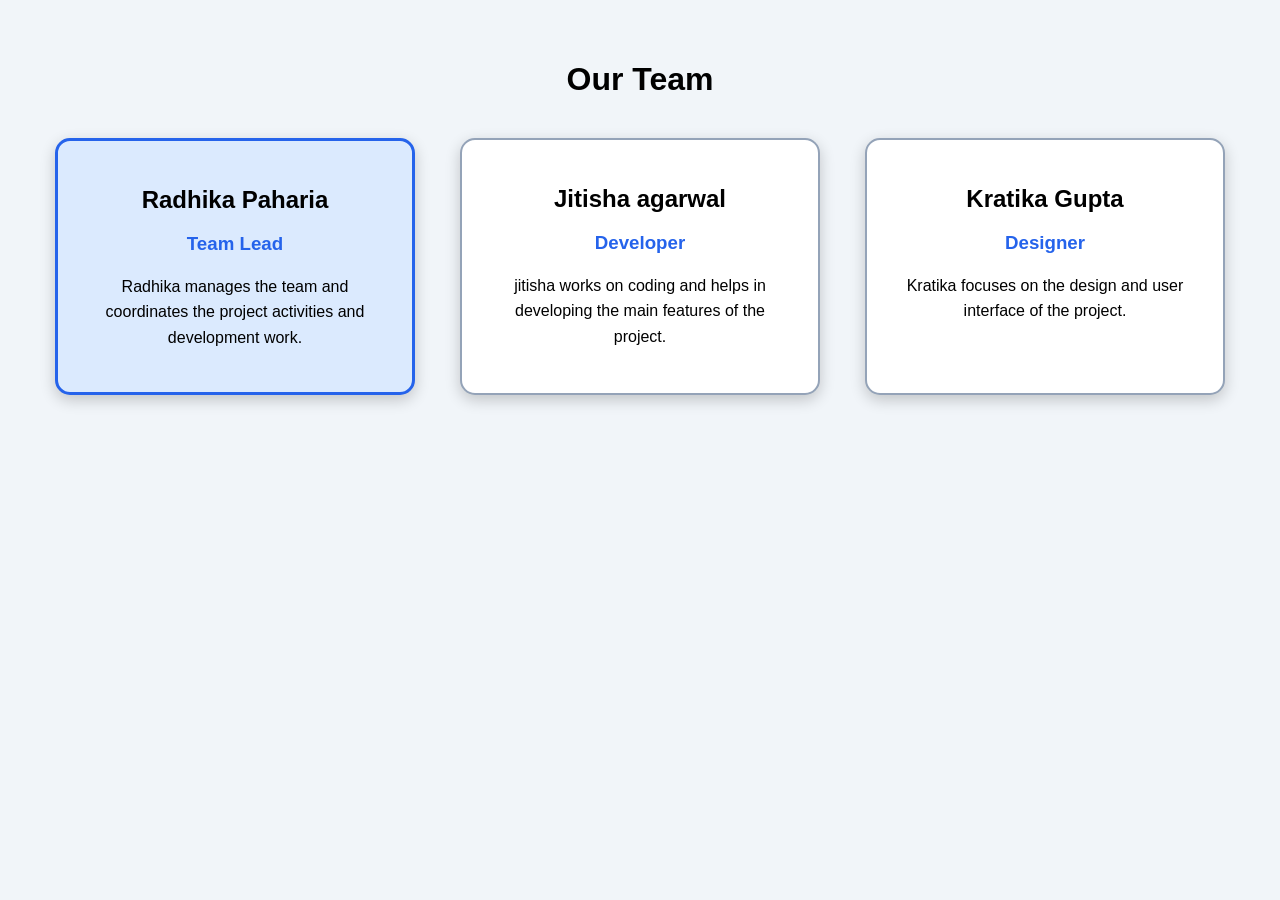
<file: CSS-GCR-codebase/Assignment-5/3-Column team members layout/team.html>
<!DOCTYPE html>
<html>
<head>
    <title>Team Members</title>
    <link rel="stylesheet" href="team.css">
</head>

<body>

    <h1>Our Team</h1>

    <div class="team-container">

        <div class="card">
            <h2>Radhika Paharia</h2>
            <h3>Team Lead</h3>
            <p>
                Radhika manages the team and coordinates the project
                activities and development work.
            </p>
        </div>

        <div class="card">
            <h2>Jitisha agarwal</h2>
            <h3>Developer</h3>
            <p>
                jitisha works on coding and helps in developing
                the main features of the project.
            </p>
        </div>

        <div class="card">
            <h2>Kratika Gupta</h2>
            <h3>Designer</h3>
            <p>
                Kratika focuses on the design and user interface
                of the project.
            </p>
        </div>

    </div>

</body>
</html>
</file>
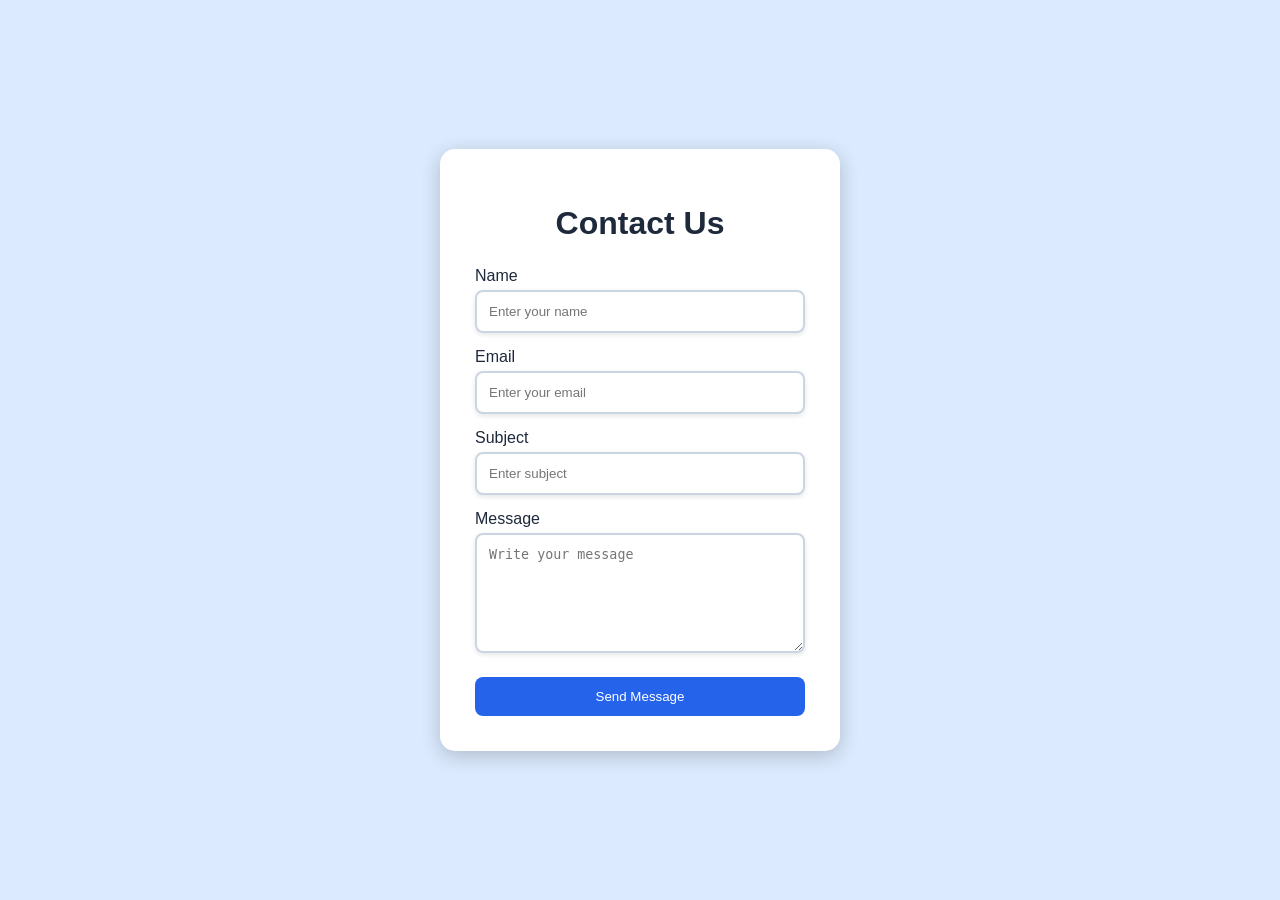
<file: CSS-GCR-codebase/Assignment-5/contact pages/contact.html>
<!DOCTYPE html>
<html>
<head>
    <title>Contact Us</title>
    <link rel="stylesheet" href="contact.css">
</head>

<body>

    <main class="contact-container">

        <form>

            <h1>Contact Us</h1>

            <label for="name">Name</label>
            <input type="text" id="name" placeholder="Enter your name" required>

            <label for="email">Email</label>
            <input type="email" id="email" placeholder="Enter your email" required>

            <label for="subject">Subject</label>
            <input type="text" id="subject" placeholder="Enter subject" required>

            <label for="message">Message</label>
            <textarea id="message" placeholder="Write your message" required></textarea>

            <button type="submit">Send Message</button>

        </form>

    </main>

</body>
</html>
</file>
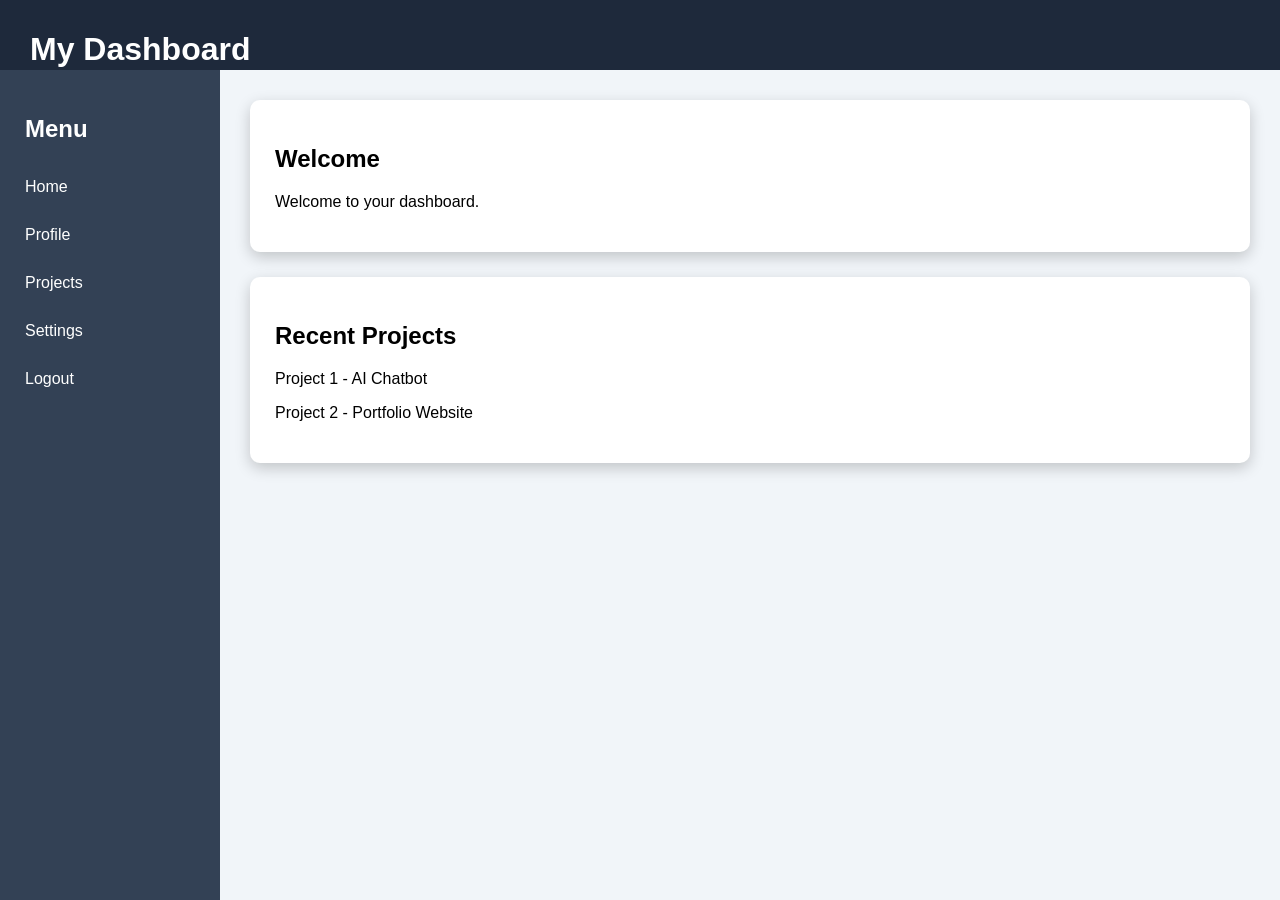
<file: CSS-GCR-codebase/Assignment-5/dashboard layout/dashboard.html>
<!DOCTYPE html>
<html>
<head>
    <title>Dashboard</title>
    <link rel="stylesheet" href="dashboard.css">
</head>

<body>

    <header>
        <h1>My Dashboard</h1>
    </header>

    <div class="dashboard">

        <aside>
            <h2>Menu</h2>

            <a href="#">Home</a>
            <a href="#">Profile</a>
            <a href="#">Projects</a>
            <a href="#">Settings</a>
            <a href="#">Logout</a>
        </aside>

        <main>

            <div class="box">
                <h2>Welcome</h2>
                <p>Welcome to your dashboard.</p>
            </div>

            <div class="box">
                <h2>Recent Projects</h2>
                <p>Project 1 - AI Chatbot</p>
                <p>Project 2 - Portfolio Website</p>
            </div>

        </main>

    </div>

</body>
</html>
</file>
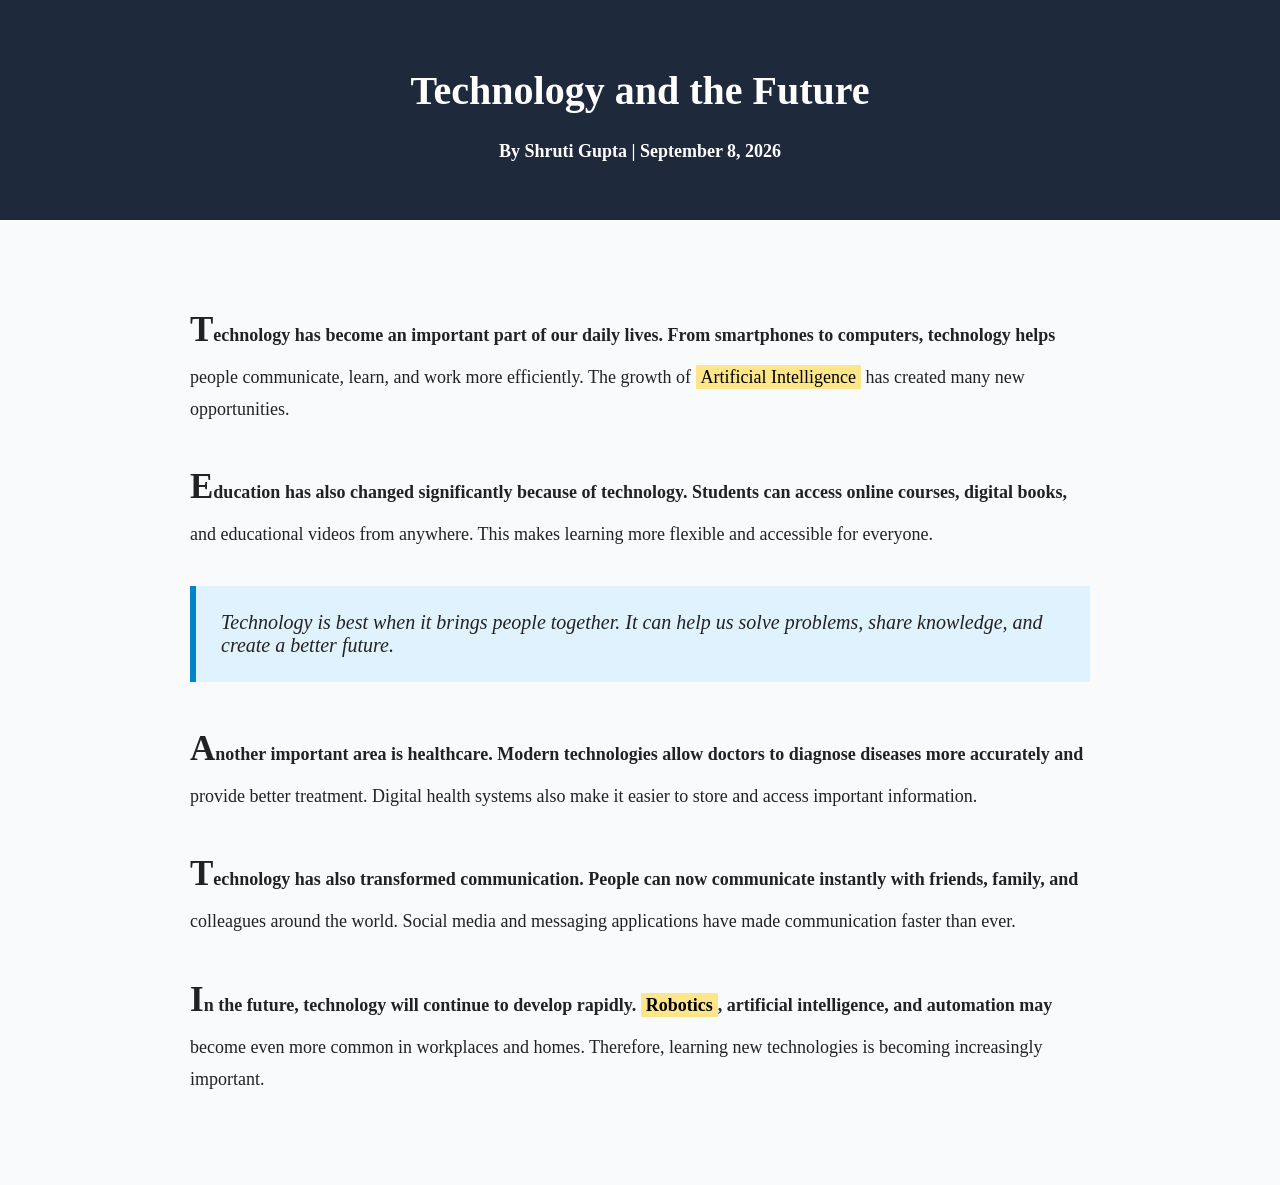
<file: CSS-GCR-codebase/Assignment-5/long article webpage/article.html>
<!DOCTYPE html>
<html>
<head>
    <title>Technology and the Future</title>
    <link rel="stylesheet" href="article.css">
</head>

<body>

    <header>
        <h1>Technology and the Future</h1>
        <h3>By Shruti Gupta | September 8, 2026</h3>
    </header>

    <main>

        <p>
            Technology has become an important part of our daily lives.
            From smartphones to computers, technology helps people
            communicate, learn, and work more efficiently. The growth of
            <mark>Artificial Intelligence</mark> has created many new
            opportunities.
        </p>

        <p>
            Education has also changed significantly because of technology.
            Students can access online courses, digital books, and educational
            videos from anywhere. This makes learning more flexible and
            accessible for everyone.
        </p>

        <blockquote>
            Technology is best when it brings people together. It can help
            us solve problems, share knowledge, and create a better future.
        </blockquote>

        <p>
            Another important area is healthcare. Modern technologies allow
            doctors to diagnose diseases more accurately and provide better
            treatment. Digital health systems also make it easier to store
            and access important information.
        </p>

        <p>
            Technology has also transformed communication. People can now
            communicate instantly with friends, family, and colleagues
            around the world. Social media and messaging applications have
            made communication faster than ever.
        </p>

        <p>
            In the future, technology will continue to develop rapidly.
            <mark>Robotics</mark>, artificial intelligence, and automation
            may become even more common in workplaces and homes. Therefore,
            learning new technologies is becoming increasingly important.
        </p>

    </main>

</body>
</html>
</file>
<file: CSS-GCR-codebase/Assignment-5/3-Column team members layout/team.css>
* {
    box-sizing: border-box;
}

body {
    font-family: Arial, sans-serif;
    background-color: #f1f5f9;
    text-align: center;
    margin: 0;
    padding: 40px;
}

h1 {
    margin-bottom: 30px;
}

.team-container {
    display: flex;
    gap: 25px;
    justify-content: center;
}

.card {
    background-color: white;
    width: 30%;
    padding: 25px;
    margin: 10px;
    border: 2px solid #94a3b8;
    border-radius: 15px;
    box-shadow: 0 5px 15px rgba(0, 0, 0, 0.2);
}

.card h2 {
    margin-bottom: 10px;
}

.card h3 {
    color: #2563eb;
}

.card p {
    line-height: 1.6;
}

/* Highlight Team Lead */
.card:first-child {
    background-color: #dbeafe;
    border: 3px solid #2563eb;
}

/* Responsive layout */
@media (max-width: 600px) {

    .team-container {
        flex-direction: column;
        align-items: center;
    }

    .card {
        width: 90%;
    }
}
</file>
<file: CSS-GCR-codebase/Assignment-5/contact pages/contact.css>
* {
    box-sizing: border-box;
}

body {
    margin: 0;
    font-family: Arial, sans-serif;
    background-color: #dbeafe;
    color: #1e293b;
}

.contact-container {
    min-height: 100vh;

    display: flex;
    justify-content: center;
    align-items: center;
}

form {
    width: 400px;
    background-color: white;
    padding: 35px;
    border-radius: 15px;
    box-shadow: 0 5px 20px rgba(0, 0, 0, 0.2);
}

form h1 {
    text-align: center;
    margin-bottom: 25px;
}

label {
    display: block;
    margin-top: 15px;
    margin-bottom: 5px;
}

input,
textarea {
    width: 100%;
    padding: 12px;
    border: 2px solid #cbd5e1;
    border-radius: 8px;
    box-shadow: 0 2px 5px rgba(0, 0, 0, 0.1);
}

textarea {
    height: 120px;
}

input:focus,
textarea:focus {
    border-color: #2563eb;
    outline: none;
}

button {
    width: 100%;
    margin-top: 20px;
    padding: 12px;
    border: none;
    border-radius: 8px;
    background-color: #2563eb;
    color: white;
    cursor: pointer;
}
</file>
<file: CSS-GCR-codebase/Assignment-5/dashboard layout/dashboard.css>
* {
    box-sizing: border-box;
}

body {
    margin: 0;
    font-family: Arial, sans-serif;
    background-color: #f1f5f9;
}

header {
    position: fixed;
    top: 0;
    width: 100%;
    height: 70px;
    background-color: #1e293b;
    color: white;
    padding: 10px 30px;
    z-index: 10;
}

.dashboard {
    display: flex;
    padding-top: 70px;
    min-height: 100vh;
}

aside {
    width: 220px;
    min-height: calc(100vh - 70px);
    background-color: #334155;
    padding: 25px;
}

aside h2 {
    color: white;
}

aside a {
    display: block;
    color: white;
    text-decoration: none;
    padding: 15px 0;
}

main {
    flex: 1;
    padding: 30px;
}

.box {
    background-color: white;
    padding: 25px;
    margin-bottom: 25px;
    border-radius: 10px;
    box-shadow: 0 5px 15px rgba(0, 0, 0, 0.2);
}

/* Smaller screens */
@media (max-width: 600px) {

    .dashboard {
        flex-direction: column;
    }

    aside {
        width: 100%;
        min-height: auto;
    }

    main {
        width: 100%;
    }
}
</file>
<file: CSS-GCR-codebase/Assignment-5/long article webpage/article.css>
body {
    font-family: Georgia, serif;
    background-color: #f8fafc;
    color: #222;
    margin: 0;
}

header {
    background-color: #1e293b;
    color: white;
    text-align: center;
    padding: 40px;
}

header h1 {
    font-size: 40px;
}

header h3 {
    font-size: 18px;
}

main {
    max-width: 900px;
    margin: 40px auto;
    padding: 20px;
}

p {
    margin-bottom: 30px;
    line-height: 1.8;
    font-size: 18px;
}

/* First letter */
p::first-letter {
    font-size: 35px;
    font-weight: bold;
}

/* First line */
p::first-line {
    font-weight: bold;
}

/* Mark */
mark {
    background-color: #fde68a;
    padding: 2px 5px;
}

/* Blockquote */
blockquote {
    background-color: #e0f2fe;
    border-left: 6px solid #0284c7;
    padding: 25px;
    margin: 35px 0;
    font-style: italic;
    font-size: 20px;
}
</file>
